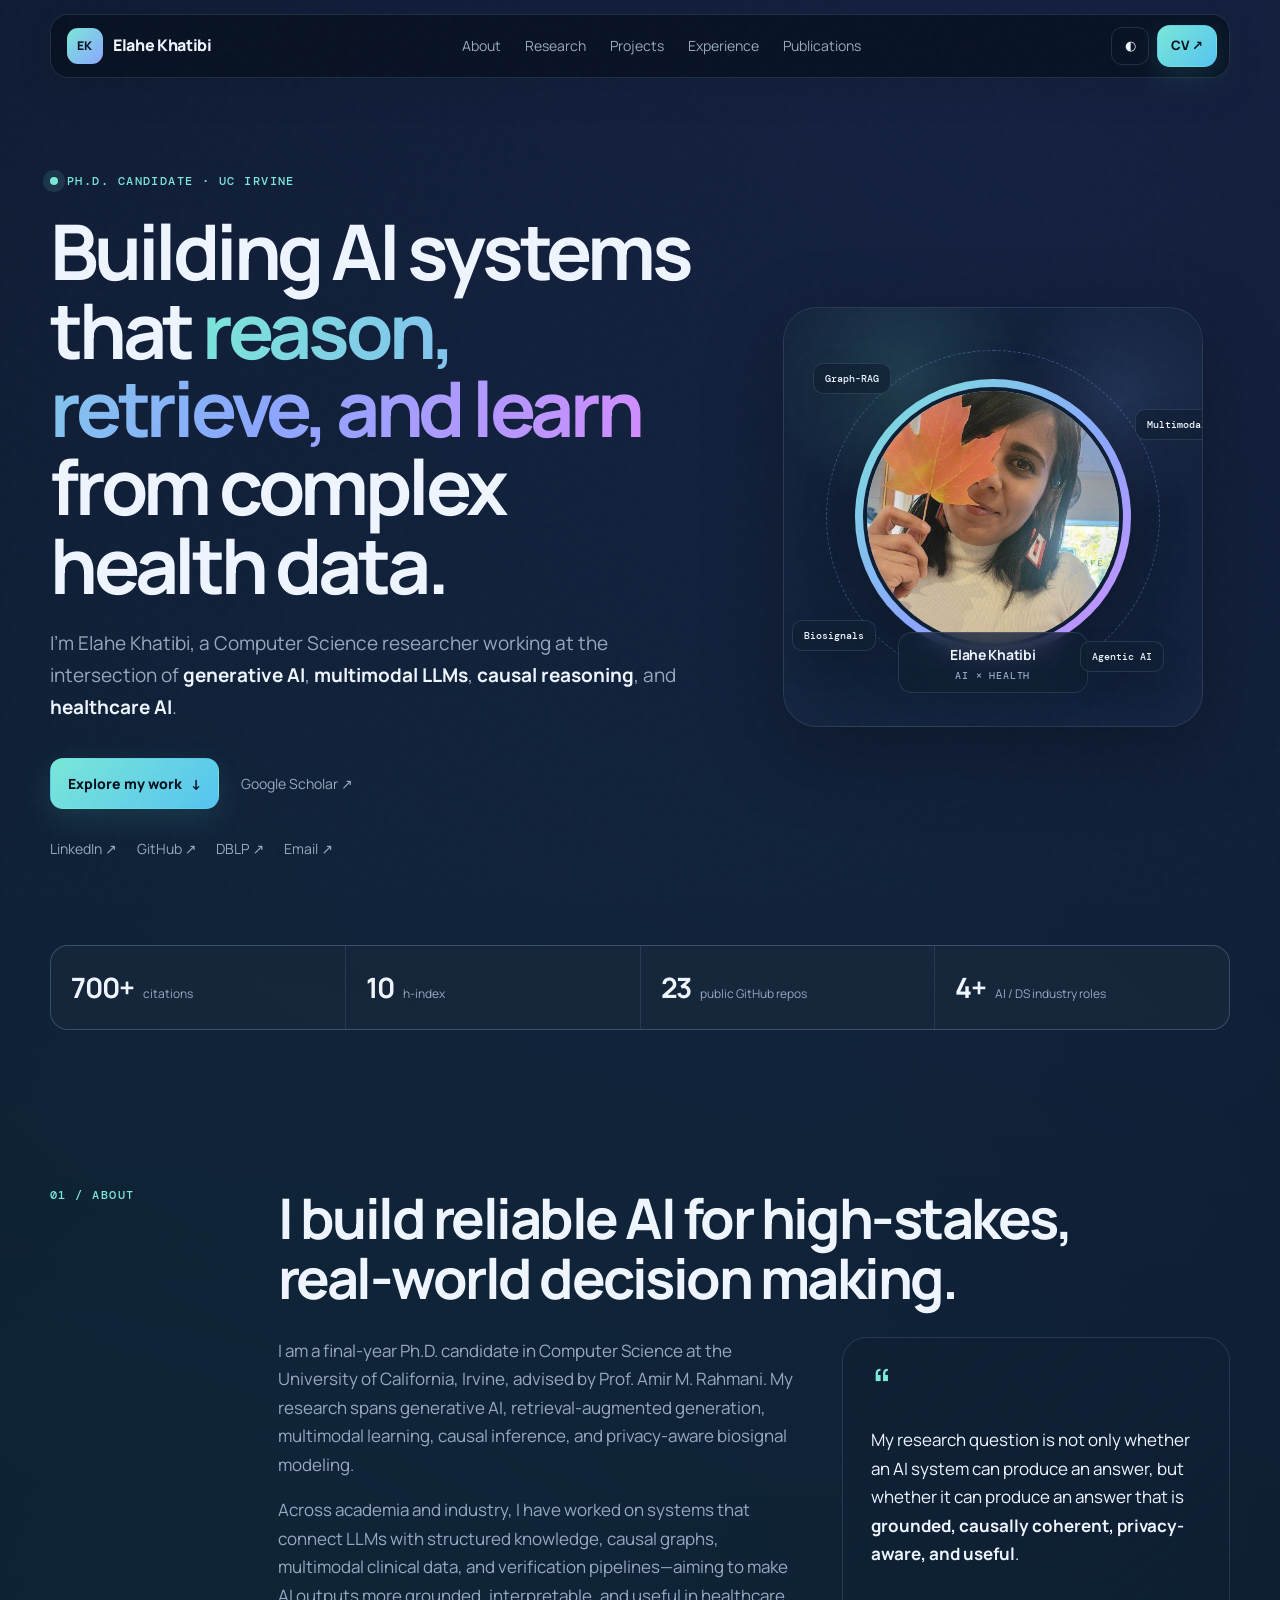
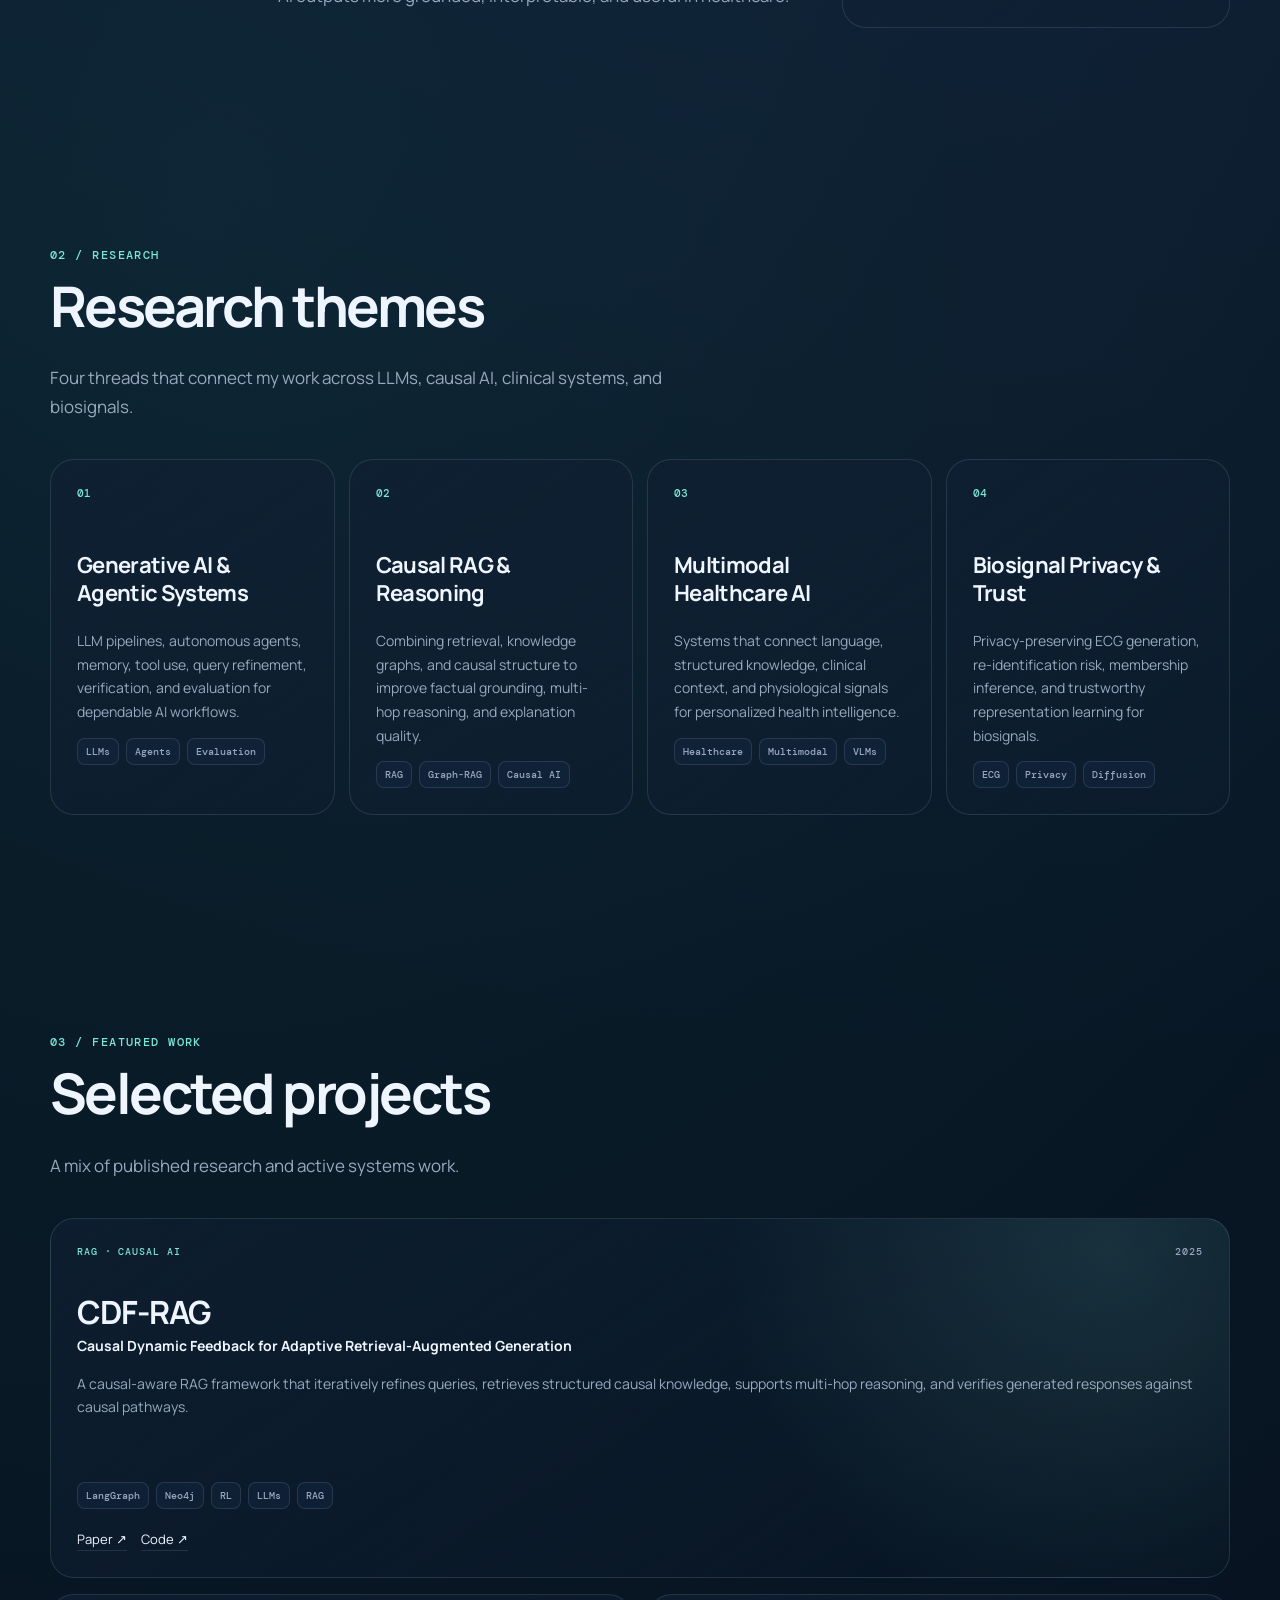
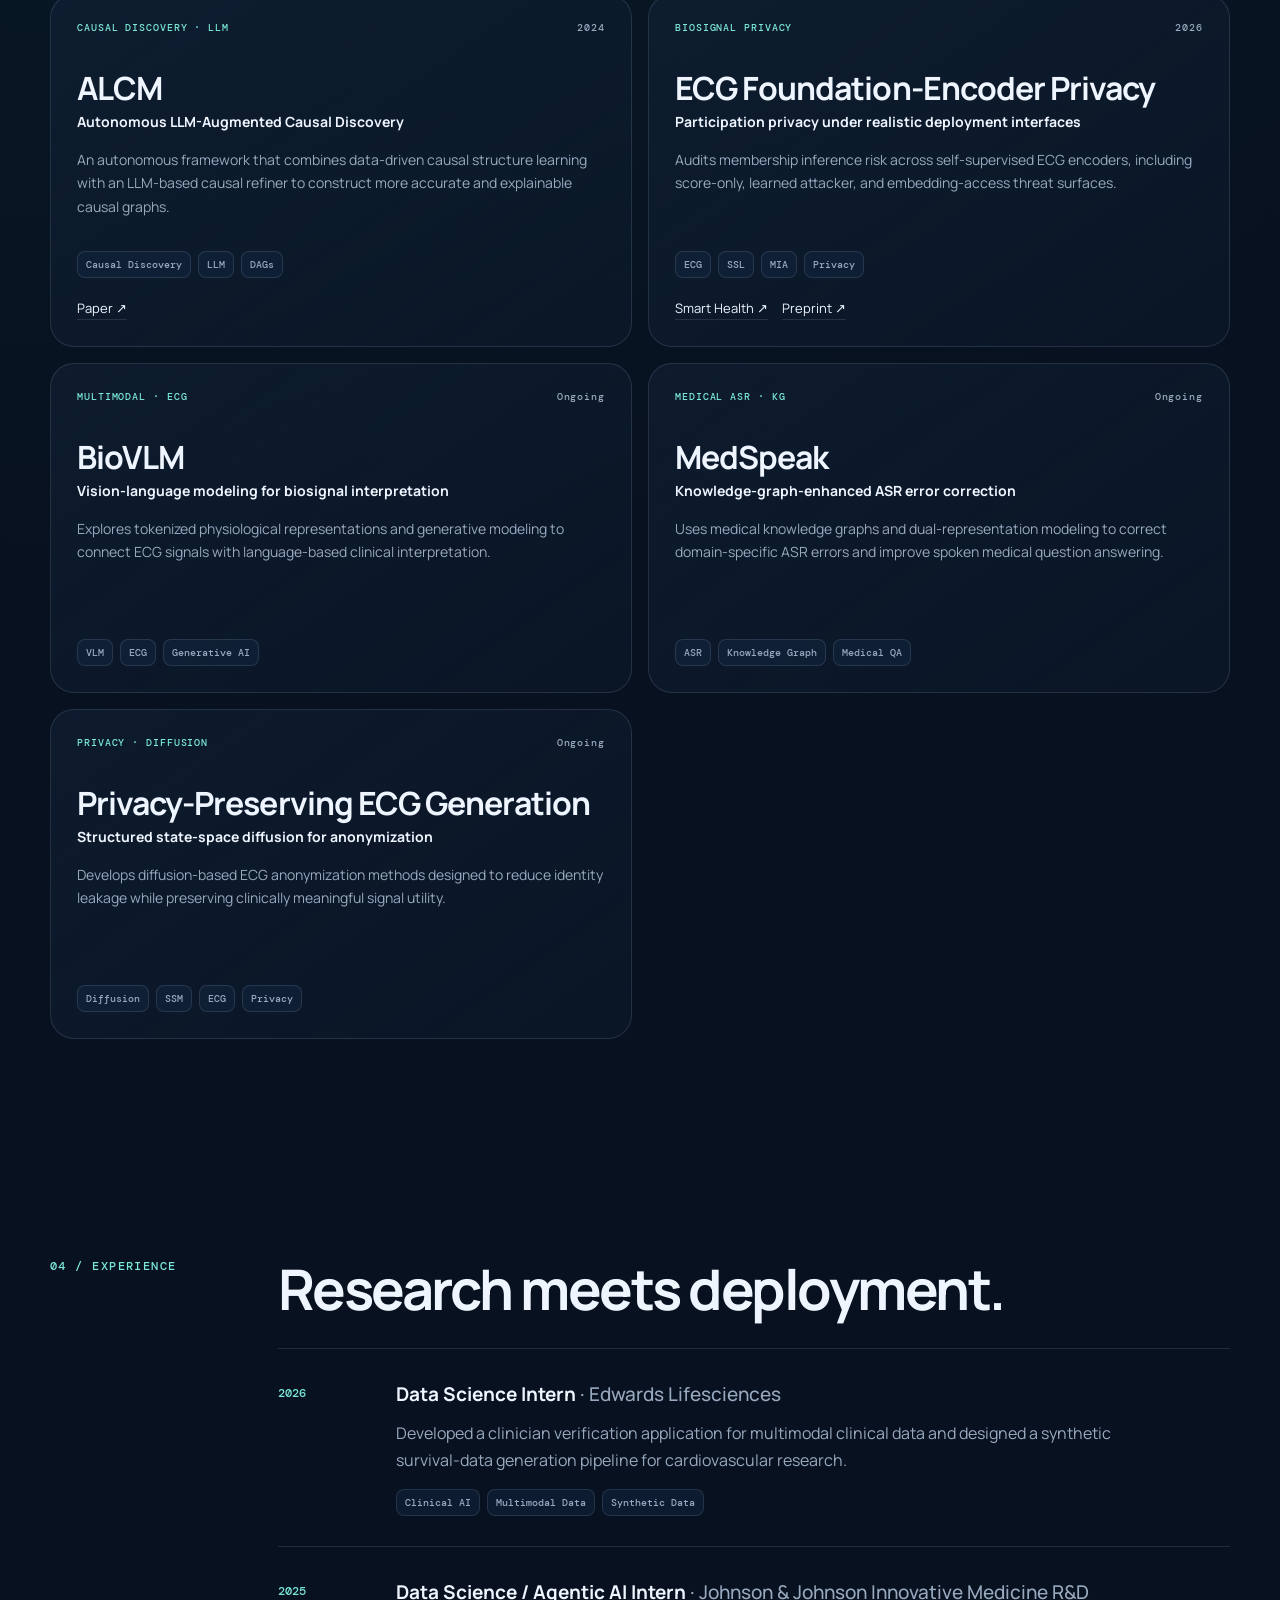
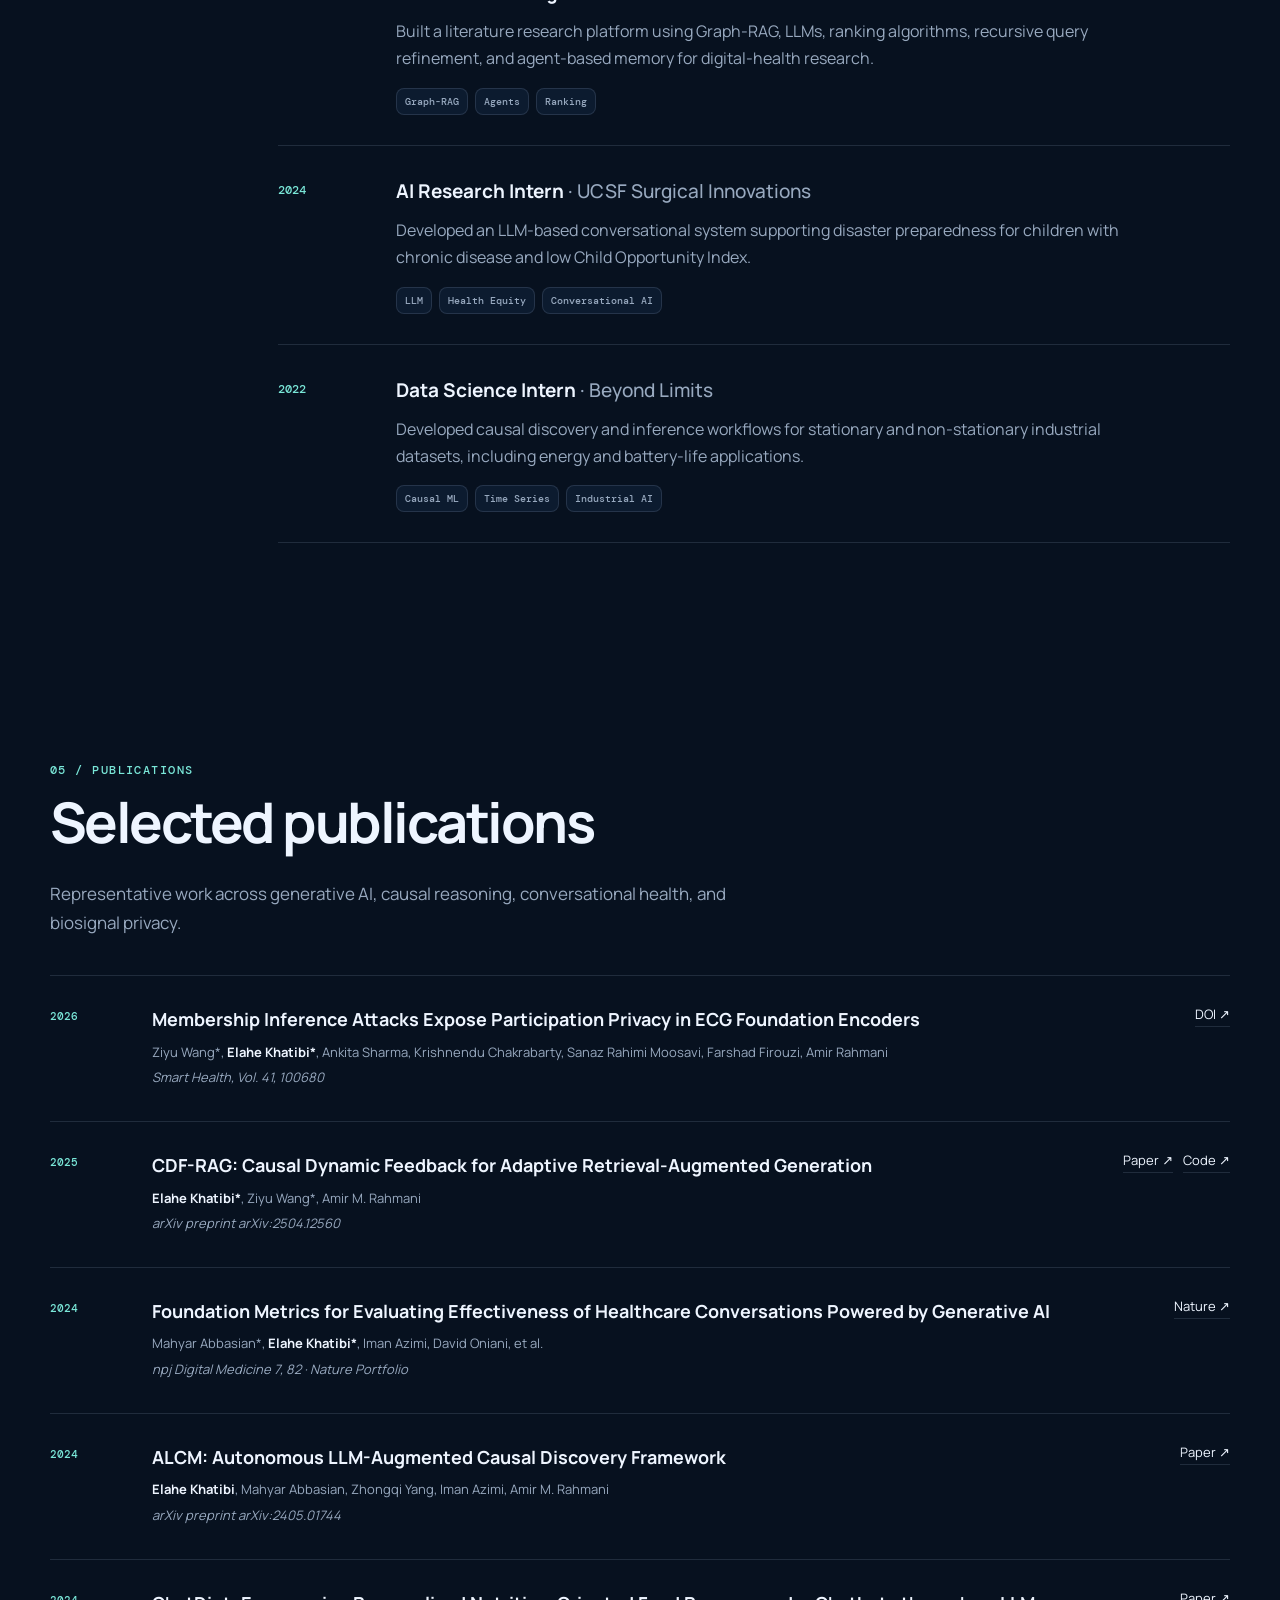
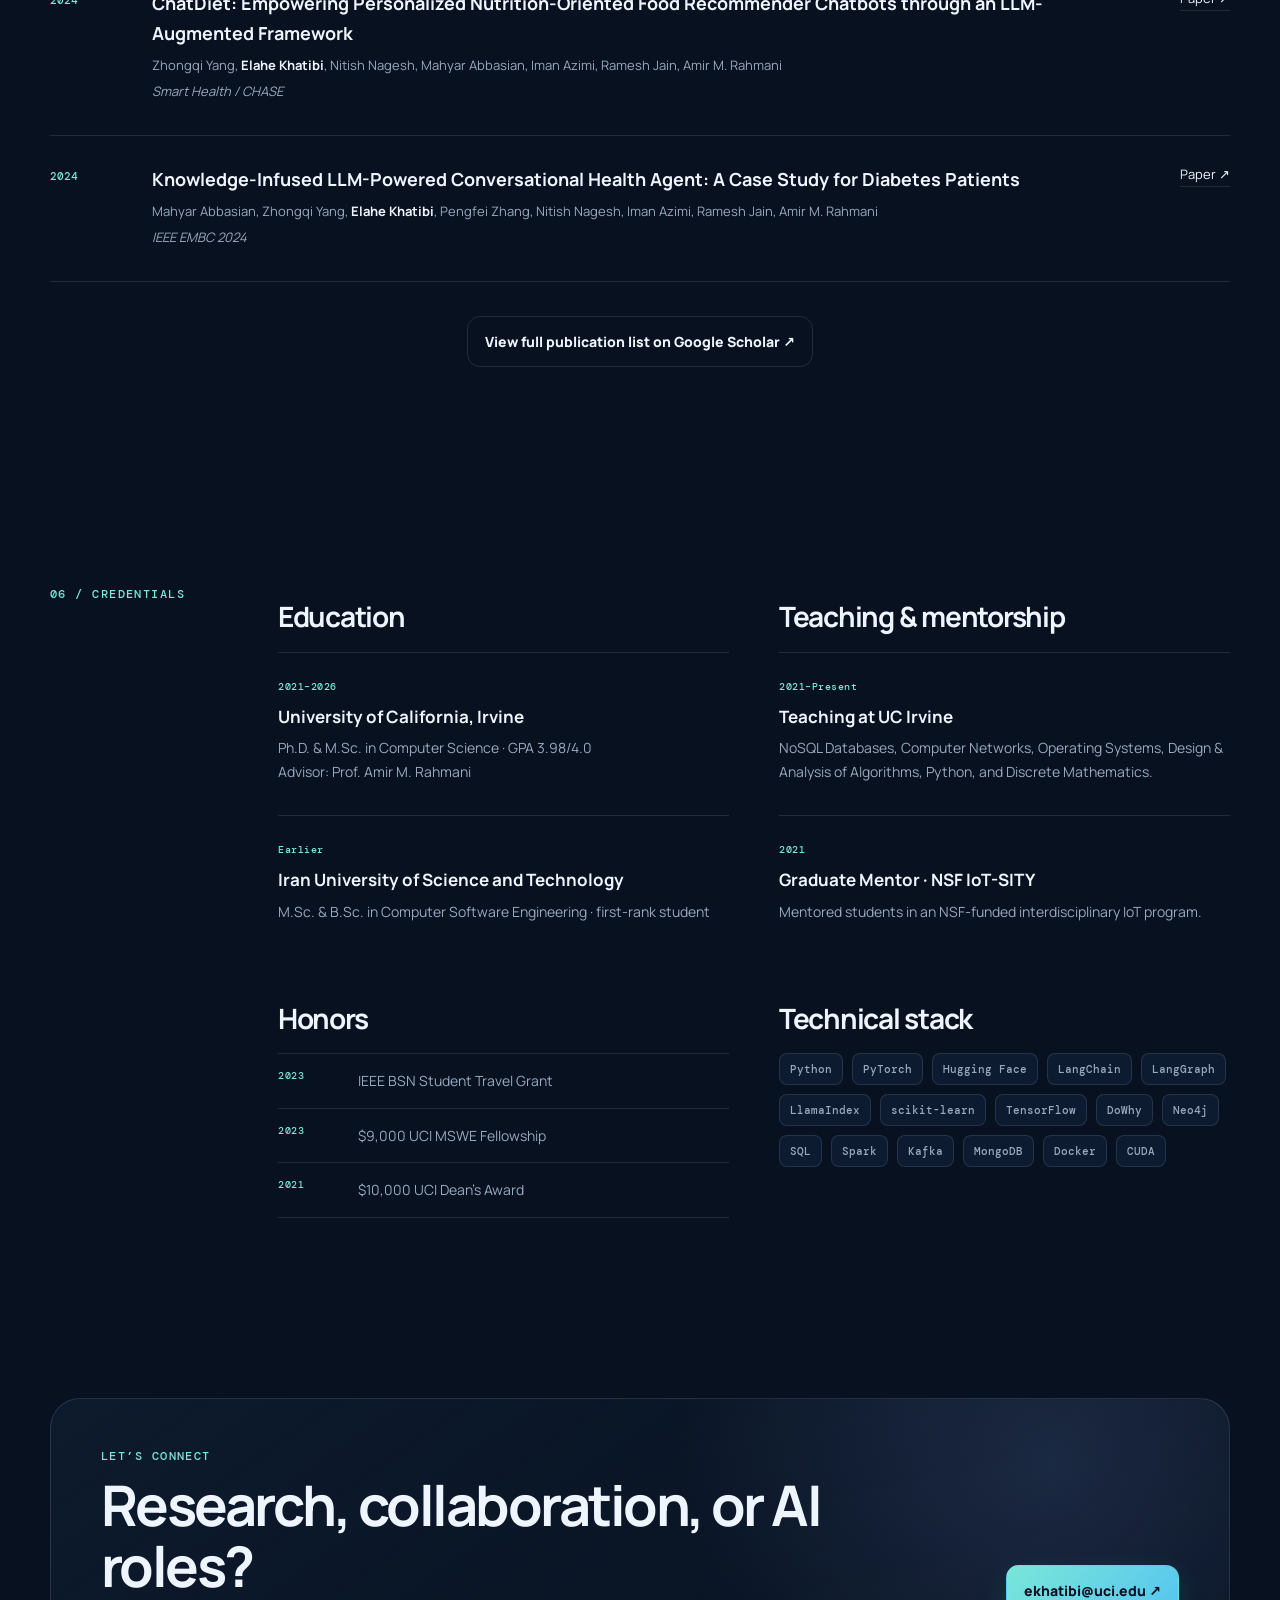
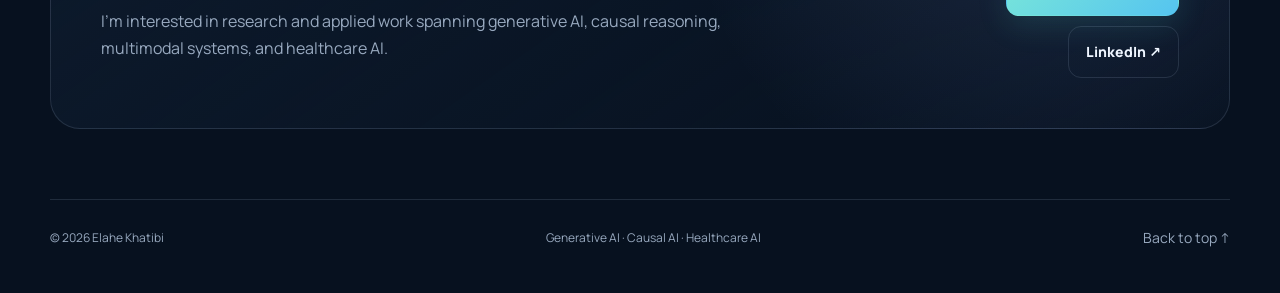
<file: index.html>
<!doctype html>
<html lang="en" data-theme="dark">
<head>
  <meta charset="utf-8" />
  <meta name="viewport" content="width=device-width, initial-scale=1" />
  <meta name="description" content="Elahe Khatibi — Ph.D. candidate in Computer Science at UC Irvine researching generative AI, multimodal LLMs, causal reasoning, RAG, agentic AI, and healthcare AI." />
  <meta name="author" content="Elahe Khatibi" />
  <meta name="theme-color" content="#07111f" />
  <meta property="og:title" content="Elahe Khatibi | Generative AI · Causal AI · Healthcare AI" />
  <meta property="og:description" content="Research portfolio of Elahe Khatibi, Ph.D. candidate in Computer Science at UC Irvine." />
  <meta property="og:type" content="website" />
  <meta name="twitter:card" content="summary_large_image" />
  <title>Elahe Khatibi | AI Researcher</title>
  <link rel="preconnect" href="https://fonts.googleapis.com">
  <link rel="preconnect" href="https://fonts.gstatic.com" crossorigin>
  <link href="https://fonts.googleapis.com/css2?family=DM+Mono:wght@400;500&family=Manrope:wght@400;500;600;700;800&display=swap" rel="stylesheet">
  <link rel="stylesheet" href="styles.css" />
  <script type="application/ld+json">
  {
    "@context": "https://schema.org",
    "@type": "Person",
    "name": "Elahe Khatibi",
    "jobTitle": "Ph.D. Candidate in Computer Science",
    "affiliation": {"@type":"CollegeOrUniversity","name":"University of California, Irvine"},
    "email": "mailto:ekhatibi@uci.edu",
    "sameAs": [
      "https://scholar.google.com/citations?hl=en&user=vri6KE4AAAAJ&view_op=list_works&sortby=pubdate",
      "https://www.linkedin.com/in/elahe-khatibi-b39282204/",
      "https://github.com/elakhatibi"
    ],
    "knowsAbout": ["Generative AI", "Large Language Models", "Causal Inference", "Retrieval-Augmented Generation", "Multimodal AI", "Healthcare AI", "Biosignal AI"]
  }
  </script>
</head>
<body>
  <div class="noise" aria-hidden="true"></div>
  <header class="site-header" id="top">
    <a class="brand" href="#top" aria-label="Elahe Khatibi home"><span class="brand-mark">EK</span><span>Elahe Khatibi</span></a>
    <nav class="desktop-nav" aria-label="Primary navigation">
      <a href="#about">About</a><a href="#research">Research</a><a href="#projects">Projects</a><a href="#experience">Experience</a><a href="#publications">Publications</a>
    </nav>
    <div class="header-actions">
      <button id="themeToggle" class="icon-btn" aria-label="Toggle color theme" title="Toggle theme">◐</button>
      <a class="button button-small" href="assets/Elahe_Khatibi_CV.pdf" target="_blank" rel="noopener">CV ↗</a>
      <button id="menuToggle" class="menu-btn" aria-label="Open menu">☰</button>
    </div>
  </header>

  <div id="mobileMenu" class="mobile-menu" aria-hidden="true">
    <a href="#about">About</a><a href="#research">Research</a><a href="#projects">Projects</a><a href="#experience">Experience</a><a href="#publications">Publications</a><a href="#contact">Contact</a>
  </div>

  <main>
    <section class="hero section-shell">
      <div class="hero-copy reveal">
        <div class="eyebrow"><span class="status-dot"></span> Ph.D. Candidate · UC Irvine</div>
        <h1>Building AI systems that <span class="gradient-text">reason, retrieve, and learn</span> from complex health data.</h1>
        <p class="hero-lead">I’m Elahe Khatibi, a Computer Science researcher working at the intersection of <strong>generative AI</strong>, <strong>multimodal LLMs</strong>, <strong>causal reasoning</strong>, and <strong>healthcare AI</strong>.</p>
        <div class="hero-actions">
          <a class="button" href="#projects">Explore my work <span>↓</span></a>
          <a class="text-link" href="https://scholar.google.com/citations?hl=en&user=vri6KE4AAAAJ&view_op=list_works&sortby=pubdate" target="_blank" rel="noopener">Google Scholar ↗</a>
        </div>
        <div class="social-row" aria-label="External profiles">
          <a href="https://www.linkedin.com/in/elahe-khatibi-b39282204/" target="_blank" rel="noopener">LinkedIn ↗</a>
          <a href="https://github.com/elakhatibi" target="_blank" rel="noopener">GitHub ↗</a>
          <a href="https://dblp.org/pid/126/7612.html" target="_blank" rel="noopener">DBLP ↗</a>
          <a href="mailto:ekhatibi@uci.edu">Email ↗</a>
        </div>
      </div>

      <div class="hero-visual reveal" aria-label="Portrait of Elahe Khatibi with research areas">
        <div class="portrait-card">
          <div class="portrait-ring ring-one" aria-hidden="true"></div>
          <div class="portrait-ring ring-two" aria-hidden="true"></div>
          <div class="portrait-frame">
            <img src="[data-uri]" alt="Elahe Khatibi portrait" class="portrait-photo" />
          </div>
          <div class="portrait-caption">
            <strong>Elahe Khatibi</strong>
            <small>AI × Health</small>
          </div>
          <div class="floating-chip chip-a">Graph-RAG</div>
          <div class="floating-chip chip-b">Multimodal</div>
          <div class="floating-chip chip-c">Biosignals</div>
          <div class="floating-chip chip-d">Agentic AI</div>
        </div>
      </div>

      <div class="metric-strip reveal">
        <div><strong>700+</strong><span>citations</span></div>
        <div><strong>10</strong><span>h-index</span></div>
        <div><strong>23</strong><span>public GitHub repos</span></div>
        <div><strong>4+</strong><span>AI / DS industry roles</span></div>
      </div>
    </section>

    <section id="about" class="section section-shell two-col">
      <div class="section-label reveal">01 / ABOUT</div>
      <div class="section-content reveal">
        <h2>I build reliable AI for high-stakes, real-world decision making.</h2>
        <div class="about-grid">
          <div>
            <p>I am a final-year Ph.D. candidate in Computer Science at the University of California, Irvine, advised by Prof. Amir M. Rahmani. My research spans generative AI, retrieval-augmented generation, multimodal learning, causal inference, and privacy-aware biosignal modeling.</p>
            <p>Across academia and industry, I have worked on systems that connect LLMs with structured knowledge, causal graphs, multimodal clinical data, and verification pipelines—aiming to make AI outputs more grounded, interpretable, and useful in healthcare.</p>
          </div>
          <div class="quote-card">
            <span class="quote-mark">“</span>
            <p>My research question is not only whether an AI system can produce an answer, but whether it can produce an answer that is <strong>grounded, causally coherent, privacy-aware, and useful</strong>.</p>
          </div>
        </div>
      </div>
    </section>

    <section id="research" class="section section-shell">
      <div class="section-heading reveal"><div class="section-label">02 / RESEARCH</div><h2>Research themes</h2><p>Four threads that connect my work across LLMs, causal AI, clinical systems, and biosignals.</p></div>
      <div class="cards research-cards">
        <article class="research-card reveal"><div class="card-index">01</div><h3>Generative AI & Agentic Systems</h3><p>LLM pipelines, autonomous agents, memory, tool use, query refinement, verification, and evaluation for dependable AI workflows.</p><div class="tag-row"><span>LLMs</span><span>Agents</span><span>Evaluation</span></div></article>
        <article class="research-card reveal"><div class="card-index">02</div><h3>Causal RAG & Reasoning</h3><p>Combining retrieval, knowledge graphs, and causal structure to improve factual grounding, multi-hop reasoning, and explanation quality.</p><div class="tag-row"><span>RAG</span><span>Graph-RAG</span><span>Causal AI</span></div></article>
        <article class="research-card reveal"><div class="card-index">03</div><h3>Multimodal Healthcare AI</h3><p>Systems that connect language, structured knowledge, clinical context, and physiological signals for personalized health intelligence.</p><div class="tag-row"><span>Healthcare</span><span>Multimodal</span><span>VLMs</span></div></article>
        <article class="research-card reveal"><div class="card-index">04</div><h3>Biosignal Privacy & Trust</h3><p>Privacy-preserving ECG generation, re-identification risk, membership inference, and trustworthy representation learning for biosignals.</p><div class="tag-row"><span>ECG</span><span>Privacy</span><span>Diffusion</span></div></article>
      </div>
    </section>

    <section id="projects" class="section section-shell">
      <div class="section-heading reveal"><div class="section-label">03 / FEATURED WORK</div><h2>Selected projects</h2><p>A mix of published research and active systems work.</p></div>
      <div class="projects-grid">
        <article class="project-card featured reveal">
          <div class="project-top"><span class="project-type">RAG · CAUSAL AI</span><span class="project-year">2025</span></div>
          <h3>CDF-RAG</h3><p class="project-subtitle">Causal Dynamic Feedback for Adaptive Retrieval-Augmented Generation</p>
          <p>A causal-aware RAG framework that iteratively refines queries, retrieves structured causal knowledge, supports multi-hop reasoning, and verifies generated responses against causal pathways.</p>
          <div class="project-tech"><span>LangGraph</span><span>Neo4j</span><span>RL</span><span>LLMs</span><span>RAG</span></div>
          <div class="project-links"><a href="https://arxiv.org/abs/2504.12560" target="_blank" rel="noopener">Paper ↗</a><a href="https://github.com/elakhatibi/CDF-RAG" target="_blank" rel="noopener">Code ↗</a></div>
        </article>
        <article class="project-card reveal">
          <div class="project-top"><span class="project-type">CAUSAL DISCOVERY · LLM</span><span class="project-year">2024</span></div>
          <h3>ALCM</h3><p class="project-subtitle">Autonomous LLM-Augmented Causal Discovery</p>
          <p>An autonomous framework that combines data-driven causal structure learning with an LLM-based causal refiner to construct more accurate and explainable causal graphs.</p>
          <div class="project-tech"><span>Causal Discovery</span><span>LLM</span><span>DAGs</span></div>
          <div class="project-links"><a href="https://arxiv.org/abs/2405.01744" target="_blank" rel="noopener">Paper ↗</a></div>
        </article>
        <article class="project-card reveal">
          <div class="project-top"><span class="project-type">BIOSIGNAL PRIVACY</span><span class="project-year">2026</span></div>
          <h3>ECG Foundation-Encoder Privacy</h3><p class="project-subtitle">Participation privacy under realistic deployment interfaces</p>
          <p>Audits membership inference risk across self-supervised ECG encoders, including score-only, learned attacker, and embedding-access threat surfaces.</p>
          <div class="project-tech"><span>ECG</span><span>SSL</span><span>MIA</span><span>Privacy</span></div>
          <div class="project-links"><a href="https://doi.org/10.1016/j.smhl.2026.100680" target="_blank" rel="noopener">Smart Health ↗</a><a href="https://arxiv.org/abs/2604.10424" target="_blank" rel="noopener">Preprint ↗</a></div>
        </article>
        <article class="project-card reveal">
          <div class="project-top"><span class="project-type">MULTIMODAL · ECG</span><span class="project-year">Ongoing</span></div>
          <h3>BioVLM</h3><p class="project-subtitle">Vision-language modeling for biosignal interpretation</p>
          <p>Explores tokenized physiological representations and generative modeling to connect ECG signals with language-based clinical interpretation.</p>
          <div class="project-tech"><span>VLM</span><span>ECG</span><span>Generative AI</span></div>
        </article>
        <article class="project-card reveal">
          <div class="project-top"><span class="project-type">MEDICAL ASR · KG</span><span class="project-year">Ongoing</span></div>
          <h3>MedSpeak</h3><p class="project-subtitle">Knowledge-graph-enhanced ASR error correction</p>
          <p>Uses medical knowledge graphs and dual-representation modeling to correct domain-specific ASR errors and improve spoken medical question answering.</p>
          <div class="project-tech"><span>ASR</span><span>Knowledge Graph</span><span>Medical QA</span></div>
        </article>
        <article class="project-card reveal">
          <div class="project-top"><span class="project-type">PRIVACY · DIFFUSION</span><span class="project-year">Ongoing</span></div>
          <h3>Privacy-Preserving ECG Generation</h3><p class="project-subtitle">Structured state-space diffusion for anonymization</p>
          <p>Develops diffusion-based ECG anonymization methods designed to reduce identity leakage while preserving clinically meaningful signal utility.</p>
          <div class="project-tech"><span>Diffusion</span><span>SSM</span><span>ECG</span><span>Privacy</span></div>
        </article>
      </div>
    </section>

    <section id="experience" class="section section-shell two-col">
      <div class="section-label reveal">04 / EXPERIENCE</div>
      <div class="section-content reveal">
        <h2>Research meets deployment.</h2>
        <div class="timeline">
          <article class="timeline-item"><div class="timeline-date">2026</div><div><h3>Data Science Intern <span>· Edwards Lifesciences</span></h3><p>Developed a clinician verification application for multimodal clinical data and designed a synthetic survival-data generation pipeline for cardiovascular research.</p><div class="mini-tags"><span>Clinical AI</span><span>Multimodal Data</span><span>Synthetic Data</span></div></div></article>
          <article class="timeline-item"><div class="timeline-date">2025</div><div><h3>Data Science / Agentic AI Intern <span>· Johnson & Johnson Innovative Medicine R&D</span></h3><p>Built a literature research platform using Graph-RAG, LLMs, ranking algorithms, recursive query refinement, and agent-based memory for digital-health research.</p><div class="mini-tags"><span>Graph-RAG</span><span>Agents</span><span>Ranking</span></div></div></article>
          <article class="timeline-item"><div class="timeline-date">2024</div><div><h3>AI Research Intern <span>· UCSF Surgical Innovations</span></h3><p>Developed an LLM-based conversational system supporting disaster preparedness for children with chronic disease and low Child Opportunity Index.</p><div class="mini-tags"><span>LLM</span><span>Health Equity</span><span>Conversational AI</span></div></div></article>
          <article class="timeline-item"><div class="timeline-date">2022</div><div><h3>Data Science Intern <span>· Beyond Limits</span></h3><p>Developed causal discovery and inference workflows for stationary and non-stationary industrial datasets, including energy and battery-life applications.</p><div class="mini-tags"><span>Causal ML</span><span>Time Series</span><span>Industrial AI</span></div></div></article>
        </div>
      </div>
    </section>

    <section id="publications" class="section section-shell">
      <div class="section-heading reveal"><div class="section-label">05 / PUBLICATIONS</div><h2>Selected publications</h2><p>Representative work across generative AI, causal reasoning, conversational health, and biosignal privacy.</p></div>
      <div class="publication-list">
        <article class="pub reveal"><div class="pub-year">2026</div><div class="pub-body"><h3>Membership Inference Attacks Expose Participation Privacy in ECG Foundation Encoders</h3><p>Ziyu Wang*, <strong>Elahe Khatibi*</strong>, Ankita Sharma, Krishnendu Chakrabarty, Sanaz Rahimi Moosavi, Farshad Firouzi, Amir Rahmani</p><p class="venue">Smart Health, Vol. 41, 100680</p></div><div class="pub-links"><a href="https://doi.org/10.1016/j.smhl.2026.100680" target="_blank" rel="noopener">DOI ↗</a></div></article>
        <article class="pub reveal"><div class="pub-year">2025</div><div class="pub-body"><h3>CDF-RAG: Causal Dynamic Feedback for Adaptive Retrieval-Augmented Generation</h3><p><strong>Elahe Khatibi*</strong>, Ziyu Wang*, Amir M. Rahmani</p><p class="venue">arXiv preprint arXiv:2504.12560</p></div><div class="pub-links"><a href="https://arxiv.org/abs/2504.12560" target="_blank" rel="noopener">Paper ↗</a><a href="https://github.com/elakhatibi/CDF-RAG" target="_blank" rel="noopener">Code ↗</a></div></article>
        <article class="pub reveal"><div class="pub-year">2024</div><div class="pub-body"><h3>Foundation Metrics for Evaluating Effectiveness of Healthcare Conversations Powered by Generative AI</h3><p>Mahyar Abbasian*, <strong>Elahe Khatibi*</strong>, Iman Azimi, David Oniani, et al.</p><p class="venue">npj Digital Medicine 7, 82 · Nature Portfolio</p></div><div class="pub-links"><a href="https://www.nature.com/articles/s41746-024-01074-z" target="_blank" rel="noopener">Nature ↗</a></div></article>
        <article class="pub reveal"><div class="pub-year">2024</div><div class="pub-body"><h3>ALCM: Autonomous LLM-Augmented Causal Discovery Framework</h3><p><strong>Elahe Khatibi</strong>, Mahyar Abbasian, Zhongqi Yang, Iman Azimi, Amir M. Rahmani</p><p class="venue">arXiv preprint arXiv:2405.01744</p></div><div class="pub-links"><a href="https://arxiv.org/abs/2405.01744" target="_blank" rel="noopener">Paper ↗</a></div></article>
        <article class="pub reveal"><div class="pub-year">2024</div><div class="pub-body"><h3>ChatDiet: Empowering Personalized Nutrition-Oriented Food Recommender Chatbots through an LLM-Augmented Framework</h3><p>Zhongqi Yang, <strong>Elahe Khatibi</strong>, Nitish Nagesh, Mahyar Abbasian, Iman Azimi, Ramesh Jain, Amir M. Rahmani</p><p class="venue">Smart Health / CHASE</p></div><div class="pub-links"><a href="https://arxiv.org/abs/2403.00781" target="_blank" rel="noopener">Paper ↗</a></div></article>
        <article class="pub reveal"><div class="pub-year">2024</div><div class="pub-body"><h3>Knowledge-Infused LLM-Powered Conversational Health Agent: A Case Study for Diabetes Patients</h3><p>Mahyar Abbasian, Zhongqi Yang, <strong>Elahe Khatibi</strong>, Pengfei Zhang, Nitish Nagesh, Iman Azimi, Ramesh Jain, Amir M. Rahmani</p><p class="venue">IEEE EMBC 2024</p></div><div class="pub-links"><a href="https://arxiv.org/abs/2402.10153" target="_blank" rel="noopener">Paper ↗</a></div></article>
      </div>
      <div class="center-link reveal"><a class="button button-ghost" href="https://scholar.google.com/citations?hl=en&user=vri6KE4AAAAJ&view_op=list_works&sortby=pubdate" target="_blank" rel="noopener">View full publication list on Google Scholar ↗</a></div>
    </section>

    <section class="section section-shell two-col">
      <div class="section-label reveal">06 / CREDENTIALS</div>
      <div class="section-content reveal">
        <div class="credential-grid">
          <div class="credential-block"><h2>Education</h2><div class="credential-item"><span>2021–2026</span><h3>University of California, Irvine</h3><p>Ph.D. & M.Sc. in Computer Science · GPA 3.98/4.0<br>Advisor: Prof. Amir M. Rahmani</p></div><div class="credential-item"><span>Earlier</span><h3>Iran University of Science and Technology</h3><p>M.Sc. & B.Sc. in Computer Software Engineering · first-rank student</p></div></div>
          <div class="credential-block"><h2>Teaching & mentorship</h2><div class="credential-item"><span>2021–Present</span><h3>Teaching at UC Irvine</h3><p>NoSQL Databases, Computer Networks, Operating Systems, Design & Analysis of Algorithms, Python, and Discrete Mathematics.</p></div><div class="credential-item"><span>2021</span><h3>Graduate Mentor · NSF IoT-SITY</h3><p>Mentored students in an NSF-funded interdisciplinary IoT program.</p></div></div>
          <div class="credential-block"><h2>Honors</h2><ul class="clean-list"><li><span>2023</span> IEEE BSN Student Travel Grant</li><li><span>2023</span> $9,000 UCI MSWE Fellowship</li><li><span>2021</span> $10,000 UCI Dean’s Award</li></ul></div>
          <div class="credential-block"><h2>Technical stack</h2><div class="skill-cloud"><span>Python</span><span>PyTorch</span><span>Hugging Face</span><span>LangChain</span><span>LangGraph</span><span>LlamaIndex</span><span>scikit-learn</span><span>TensorFlow</span><span>DoWhy</span><span>Neo4j</span><span>SQL</span><span>Spark</span><span>Kafka</span><span>MongoDB</span><span>Docker</span><span>CUDA</span></div></div>
        </div>
      </div>
    </section>

    <section id="contact" class="contact section-shell reveal">
      <div><div class="section-label">LET’S CONNECT</div><h2>Research, collaboration, or AI roles?</h2><p>I’m interested in research and applied work spanning generative AI, causal reasoning, multimodal systems, and healthcare AI.</p></div>
      <div class="contact-actions"><a class="button" href="mailto:ekhatibi@uci.edu">ekhatibi@uci.edu ↗</a><a class="button button-ghost" href="https://www.linkedin.com/in/elahe-khatibi-b39282204/" target="_blank" rel="noopener">LinkedIn ↗</a></div>
    </section>
  </main>

  <footer class="footer section-shell"><span>© <span id="year"></span> Elahe Khatibi</span><span>Generative AI · Causal AI · Healthcare AI</span><a href="#top">Back to top ↑</a></footer>
  <script src="script.js"></script>
</body>
</html>
</file>
<file: styles.css>
:root{
  --bg:#07111f;--bg2:#0b1728;--surface:rgba(16,31,51,.72);--surface-solid:#101f33;--surface2:#132641;
  --text:#eef5ff;--muted:#98a9bf;--line:rgba(180,205,235,.14);--accent:#7ae7d8;--accent2:#8ba7ff;--accent3:#d28dff;
  --shadow:0 24px 80px rgba(0,0,0,.28);--max:1180px;--radius:24px
}
html[data-theme="light"]{--bg:#f5f8fc;--bg2:#edf3fa;--surface:rgba(255,255,255,.82);--surface-solid:#fff;--surface2:#f0f5fb;--text:#132035;--muted:#607086;--line:rgba(24,49,81,.12);--accent:#087c72;--accent2:#435bc6;--accent3:#8739a9;--shadow:0 24px 80px rgba(28,55,90,.10)}
*{box-sizing:border-box}html{scroll-behavior:smooth}body{margin:0;background:radial-gradient(circle at 80% 0%,rgba(85,104,218,.18),transparent 32%),radial-gradient(circle at 15% 22%,rgba(38,191,171,.10),transparent 30%),var(--bg);color:var(--text);font-family:Manrope,system-ui,sans-serif;line-height:1.68;transition:background .35s,color .35s}.noise{position:fixed;inset:0;pointer-events:none;opacity:.028;z-index:999;background-image:url("data:image/svg+xml,%3Csvg viewBox='0 0 160 160' xmlns='http://www.w3.org/2000/svg'%3E%3Cfilter id='n'%3E%3CfeTurbulence type='fractalNoise' baseFrequency='.8' numOctaves='4' stitchTiles='stitch'/%3E%3C/filter%3E%3Crect width='100%25' height='100%25' filter='url(%23n)' opacity='.55'/%3E%3C/svg%3E")}.section-shell{width:min(var(--max),calc(100% - 48px));margin:0 auto}.site-header{position:sticky;top:0;z-index:100;display:flex;align-items:center;justify-content:space-between;width:min(var(--max),calc(100% - 32px));margin:14px auto 0;padding:10px 12px 10px 16px;border:1px solid var(--line);border-radius:18px;background:color-mix(in srgb,var(--bg) 76%,transparent);backdrop-filter:blur(18px);box-shadow:0 12px 40px rgba(0,0,0,.08)}.brand{display:flex;align-items:center;gap:10px;color:var(--text);text-decoration:none;font-weight:800;letter-spacing:-.02em}.brand-mark{display:grid;place-items:center;width:36px;height:36px;border-radius:11px;background:linear-gradient(135deg,var(--accent),var(--accent2));color:#07111f;font-size:12px;letter-spacing:.06em}.desktop-nav{display:flex;gap:24px}.desktop-nav a,.social-row a,.text-link,.footer a{color:var(--muted);text-decoration:none;font-size:14px}.desktop-nav a:hover,.social-row a:hover,.text-link:hover,.footer a:hover{color:var(--text)}.header-actions{display:flex;gap:8px;align-items:center}.button{display:inline-flex;align-items:center;justify-content:center;gap:9px;padding:13px 17px;border:1px solid transparent;border-radius:13px;background:linear-gradient(135deg,var(--accent),#55c4f0);color:#07111f;text-decoration:none;font-weight:800;font-size:14px;box-shadow:0 10px 30px rgba(76,207,201,.14);transition:transform .2s,box-shadow .2s}.button:hover{transform:translateY(-2px);box-shadow:0 16px 34px rgba(76,207,201,.18)}.button-small{padding:9px 13px;font-size:13px}.button-ghost{background:transparent;color:var(--text);border-color:var(--line);box-shadow:none}.button-ghost:hover{background:var(--surface)}.icon-btn,.menu-btn{border:1px solid var(--line);background:transparent;color:var(--text);border-radius:11px;height:38px;min-width:38px;cursor:pointer}.menu-btn{display:none}.mobile-menu{display:none}.hero{min-height:calc(100vh - 82px);padding:96px 0 48px;display:grid;grid-template-columns:1.15fr .85fr;align-items:center;gap:64px}.eyebrow,.section-label{font:500 12px/1.2 'DM Mono',monospace;letter-spacing:.12em;color:var(--accent);text-transform:uppercase}.eyebrow{display:flex;align-items:center;gap:9px}.status-dot{width:8px;height:8px;border-radius:50%;background:var(--accent);box-shadow:0 0 0 7px color-mix(in srgb,var(--accent) 12%,transparent)}h1,h2,h3,p{margin-top:0}.hero h1{font-size:clamp(48px,6vw,78px);line-height:1.02;letter-spacing:-.055em;margin:24px 0 24px;max-width:900px}.gradient-text{background:linear-gradient(110deg,var(--accent),var(--accent2) 55%,var(--accent3));-webkit-background-clip:text;background-clip:text;color:transparent}.hero-lead{font-size:19px;color:var(--muted);max-width:750px}.hero-lead strong{color:var(--text);font-weight:700}.hero-actions{display:flex;align-items:center;gap:22px;margin:34px 0 28px}.social-row{display:flex;gap:20px;flex-wrap:wrap}.hero-visual{display:grid;place-items:center}.portrait-card{position:relative;width:min(420px,90vw);aspect-ratio:1;border:1px solid var(--line);border-radius:34px;background:radial-gradient(circle at 28% 18%,rgba(122,231,216,.16),transparent 28%),radial-gradient(circle at 80% 22%,rgba(139,167,255,.14),transparent 24%),linear-gradient(145deg,var(--surface),transparent);box-shadow:inset 0 0 80px rgba(139,167,255,.06),var(--shadow);display:grid;place-items:center;overflow:hidden}.portrait-ring{position:absolute;border-radius:50%;border:1px dashed color-mix(in srgb,var(--accent2) 35%,transparent);animation:spin 24s linear infinite}.ring-one{inset:10%}.ring-two{inset:22%;animation-duration:18s;animation-direction:reverse;border-color:color-mix(in srgb,var(--accent) 40%,transparent)}.portrait-frame{position:relative;z-index:2;width:66%;aspect-ratio:1;border-radius:50%;padding:8px;background:linear-gradient(135deg,var(--accent),var(--accent2) 55%,var(--accent3));box-shadow:0 20px 60px rgba(0,0,0,.24)}.portrait-photo{display:block;width:100%;height:100%;object-fit:cover;border-radius:50%;border:4px solid var(--surface-solid)}.portrait-caption{position:absolute;left:50%;bottom:8%;transform:translateX(-50%);z-index:2;display:grid;justify-items:center;gap:2px;padding:10px 16px;border:1px solid var(--line);border-radius:14px;background:var(--surface);backdrop-filter:blur(12px);text-align:center;min-width:190px}.portrait-caption strong{font-size:14px;letter-spacing:-.02em}.portrait-caption small{color:var(--muted);font:500 10px 'DM Mono';text-transform:uppercase;letter-spacing:.08em}.floating-chip{position:absolute;padding:8px 11px;border:1px solid var(--line);border-radius:10px;background:var(--surface);backdrop-filter:blur(12px);font:500 10px 'DM Mono';color:var(--text);box-shadow:0 12px 30px rgba(0,0,0,.12);animation:float 5s ease-in-out infinite;z-index:2}.chip-a{top:13%;left:7%}.chip-b{top:24%;right:-4%;animation-delay:-1s}.chip-c{bottom:18%;left:2%;animation-delay:-2s}.chip-d{bottom:13%;right:9%;animation-delay:-3s}@keyframes spin{to{transform:rotate(360deg)}}@keyframes float{50%{transform:translateY(-8px)}}.metric-strip{grid-column:1/-1;display:grid;grid-template-columns:repeat(4,1fr);gap:1px;border:1px solid var(--line);border-radius:18px;overflow:hidden;background:var(--line);margin-top:20px}.metric-strip>div{background:var(--surface);padding:18px 20px;display:flex;align-items:baseline;gap:9px}.metric-strip strong{font-size:28px;letter-spacing:-.04em}.metric-strip span{font-size:12px;color:var(--muted)}.section{padding:110px 0}.two-col{display:grid;grid-template-columns:180px 1fr;gap:48px}.section-content h2,.section-heading h2,.contact h2{font-size:clamp(34px,4.5vw,56px);line-height:1.08;letter-spacing:-.045em;margin:14px 0 28px;max-width:850px}.section-content>h2{margin-top:0}.section-heading{margin-bottom:38px}.section-heading>p{color:var(--muted);max-width:690px;font-size:17px}.about-grid{display:grid;grid-template-columns:1.15fr .85fr;gap:40px}.about-grid p{color:var(--muted);font-size:17px}.quote-card{padding:28px;border:1px solid var(--line);border-radius:var(--radius);background:linear-gradient(145deg,var(--surface),transparent);position:relative}.quote-card p{color:var(--text);margin:0}.quote-mark{display:block;font-size:58px;line-height:.8;color:var(--accent);margin-bottom:14px}.cards{display:grid;grid-template-columns:repeat(4,1fr);gap:14px}.research-card,.project-card{position:relative;border:1px solid var(--line);border-radius:var(--radius);background:linear-gradient(145deg,var(--surface),color-mix(in srgb,var(--surface) 50%,transparent));padding:26px;overflow:hidden;transition:transform .2s,border-color .2s}.research-card:hover,.project-card:hover{transform:translateY(-4px);border-color:color-mix(in srgb,var(--accent) 45%,var(--line))}.card-index{font:500 11px 'DM Mono';color:var(--accent);margin-bottom:52px}.research-card h3,.project-card h3{font-size:22px;line-height:1.25;letter-spacing:-.03em}.research-card p,.project-card p{color:var(--muted);font-size:14px}.tag-row,.project-tech,.mini-tags,.skill-cloud{display:flex;flex-wrap:wrap;gap:7px}.tag-row span,.project-tech span,.mini-tags span,.skill-cloud span{font:500 10px 'DM Mono';padding:6px 8px;border-radius:8px;border:1px solid var(--line);color:var(--muted);background:color-mix(in srgb,var(--surface2) 50%,transparent)}.projects-grid{display:grid;grid-template-columns:repeat(2,1fr);gap:16px}.project-card{min-height:330px;display:flex;flex-direction:column}.project-card.featured{grid-column:span 2;min-height:360px;background:radial-gradient(circle at 90% 10%,rgba(122,231,216,.12),transparent 35%),linear-gradient(145deg,var(--surface),transparent)}.project-top{display:flex;align-items:center;justify-content:space-between;margin-bottom:34px;font:500 10px 'DM Mono';letter-spacing:.09em}.project-type{color:var(--accent)}.project-year{color:var(--muted)}.project-card h3{font-size:32px;margin-bottom:2px}.project-subtitle{font-weight:700;color:var(--text)!important}.project-tech{margin-top:auto;padding-top:18px}.project-links{display:flex;gap:14px;margin-top:20px}.project-links a,.pub-links a{color:var(--text);text-decoration:none;font-size:13px;border-bottom:1px solid var(--line)}.project-links a:hover,.pub-links a:hover{color:var(--accent)}.timeline{border-top:1px solid var(--line)}.timeline-item{display:grid;grid-template-columns:92px 1fr;gap:26px;padding:30px 0;border-bottom:1px solid var(--line)}.timeline-date{font:500 12px 'DM Mono';color:var(--accent);padding-top:6px}.timeline-item h3{font-size:19px;margin-bottom:9px}.timeline-item h3 span{font-weight:500;color:var(--muted)}.timeline-item p{color:var(--muted);max-width:760px}.publication-list{border-top:1px solid var(--line)}.pub{display:grid;grid-template-columns:80px 1fr 130px;gap:22px;align-items:start;padding:28px 0;border-bottom:1px solid var(--line)}.pub-year{font:500 11px 'DM Mono';color:var(--accent);padding-top:5px}.pub-body h3{font-size:18px;margin-bottom:7px}.pub-body p{font-size:13px;color:var(--muted);margin-bottom:4px}.pub-body strong{color:var(--text)}.venue{font-style:italic}.pub-links{display:flex;justify-content:flex-end;gap:10px;flex-wrap:wrap}.center-link{text-align:center;margin-top:34px}.credential-grid{display:grid;grid-template-columns:1fr 1fr;gap:34px 50px}.credential-block h2{font-size:28px;margin-bottom:20px}.credential-item{padding:18px 0;border-top:1px solid var(--line)}.credential-item span,.clean-list span{font:500 10px 'DM Mono';color:var(--accent);letter-spacing:.05em}.credential-item h3{font-size:17px;margin:5px 0}.credential-item p{color:var(--muted);font-size:14px}.clean-list{list-style:none;padding:0;margin:0;border-top:1px solid var(--line)}.clean-list li{display:grid;grid-template-columns:72px 1fr;gap:8px;padding:15px 0;border-bottom:1px solid var(--line);color:var(--muted);font-size:14px}.skill-cloud{gap:9px}.skill-cloud span{font-size:11px;padding:8px 10px}.contact{margin-top:70px;margin-bottom:70px;padding:50px;border:1px solid var(--line);border-radius:30px;background:radial-gradient(circle at 85% 20%,rgba(139,167,255,.14),transparent 36%),linear-gradient(145deg,var(--surface),transparent);display:flex;justify-content:space-between;gap:40px;align-items:end}.contact h2{margin:12px 0}.contact p{color:var(--muted);max-width:650px}.contact-actions{display:flex;gap:10px;flex-wrap:wrap;justify-content:flex-end}.footer{padding:26px 0 44px;display:flex;align-items:center;justify-content:space-between;border-top:1px solid var(--line);color:var(--muted);font-size:12px}.reveal{opacity:0;transform:translateY(18px);transition:opacity .65s ease,transform .65s ease}.reveal.visible{opacity:1;transform:none}@media (prefers-reduced-motion:reduce){*{scroll-behavior:auto!important;animation:none!important;transition:none!important}.reveal{opacity:1;transform:none}}
@media(max-width:980px){.desktop-nav{display:none}.menu-btn{display:block}.mobile-menu{position:fixed;z-index:99;top:78px;left:16px;right:16px;padding:14px;border:1px solid var(--line);border-radius:16px;background:var(--bg2);box-shadow:var(--shadow)}.mobile-menu.open{display:grid}.mobile-menu a{padding:12px;color:var(--text);text-decoration:none;border-bottom:1px solid var(--line)}.mobile-menu a:last-child{border-bottom:0}.hero{grid-template-columns:1fr;padding-top:72px}.hero-visual{order:-1}.portrait-card{width:min(360px,84vw)}.cards{grid-template-columns:1fr 1fr}.two-col{grid-template-columns:1fr}.about-grid{grid-template-columns:1fr}.section-label{margin-bottom:14px}.contact{align-items:start;flex-direction:column}.contact-actions{justify-content:flex-start}.metric-strip{grid-template-columns:1fr 1fr}}
@media(max-width:680px){.section-shell{width:min(var(--max),calc(100% - 30px))}.site-header{width:calc(100% - 20px);margin-top:10px}.brand span:last-child{display:none}.hero{gap:40px;padding-top:52px}.hero h1{font-size:46px}.hero-lead{font-size:16px}.hero-actions{align-items:flex-start;flex-direction:column}.metric-strip{grid-template-columns:1fr 1fr}.metric-strip>div{padding:14px}.metric-strip strong{font-size:23px}.section{padding:78px 0}.cards,.projects-grid,.credential-grid{grid-template-columns:1fr}.project-card.featured{grid-column:auto}.pub{grid-template-columns:56px 1fr}.pub-links{grid-column:2;justify-content:flex-start}.timeline-item{grid-template-columns:64px 1fr;gap:12px}.contact{padding:30px 24px;margin-top:42px}.footer{gap:12px;align-items:flex-start;flex-direction:column}.floating-chip{font-size:9px}.portrait-caption{min-width:170px;padding:9px 14px}.chip-b{right:-2%}}
</file>
